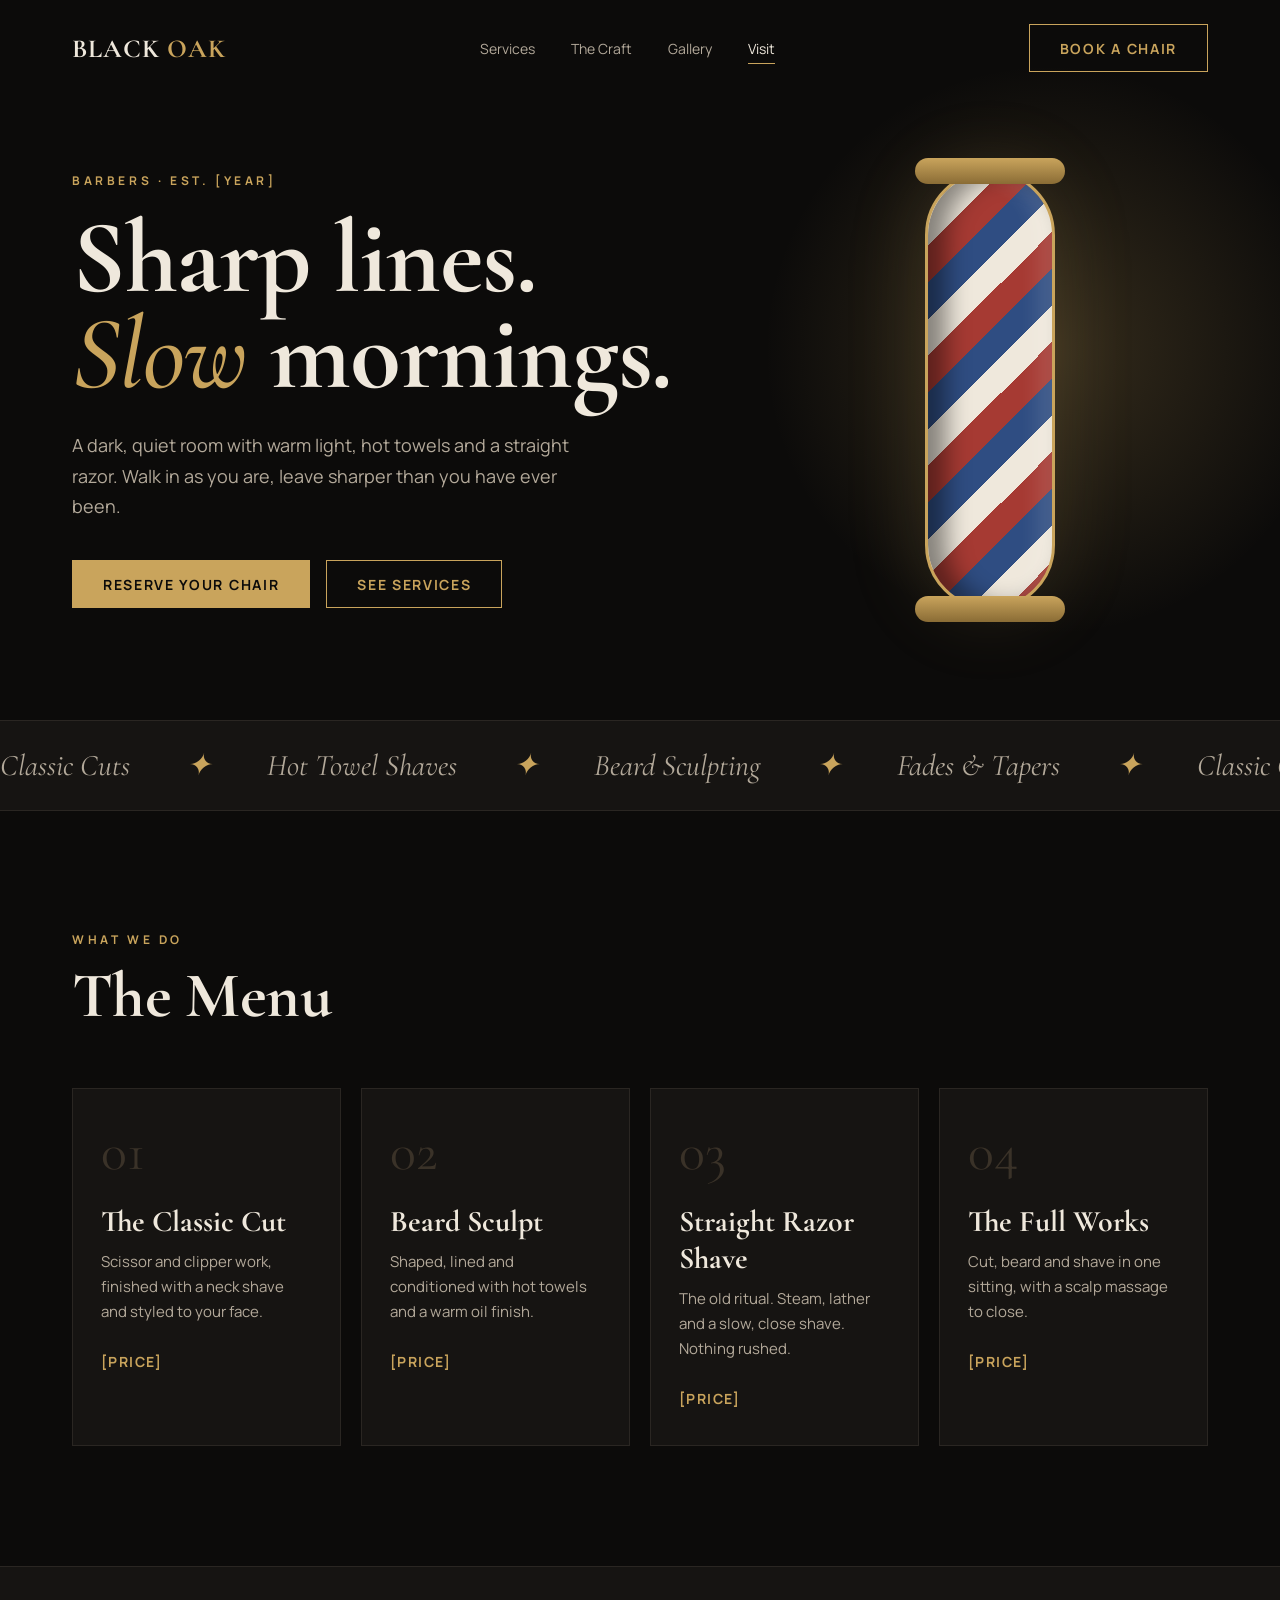
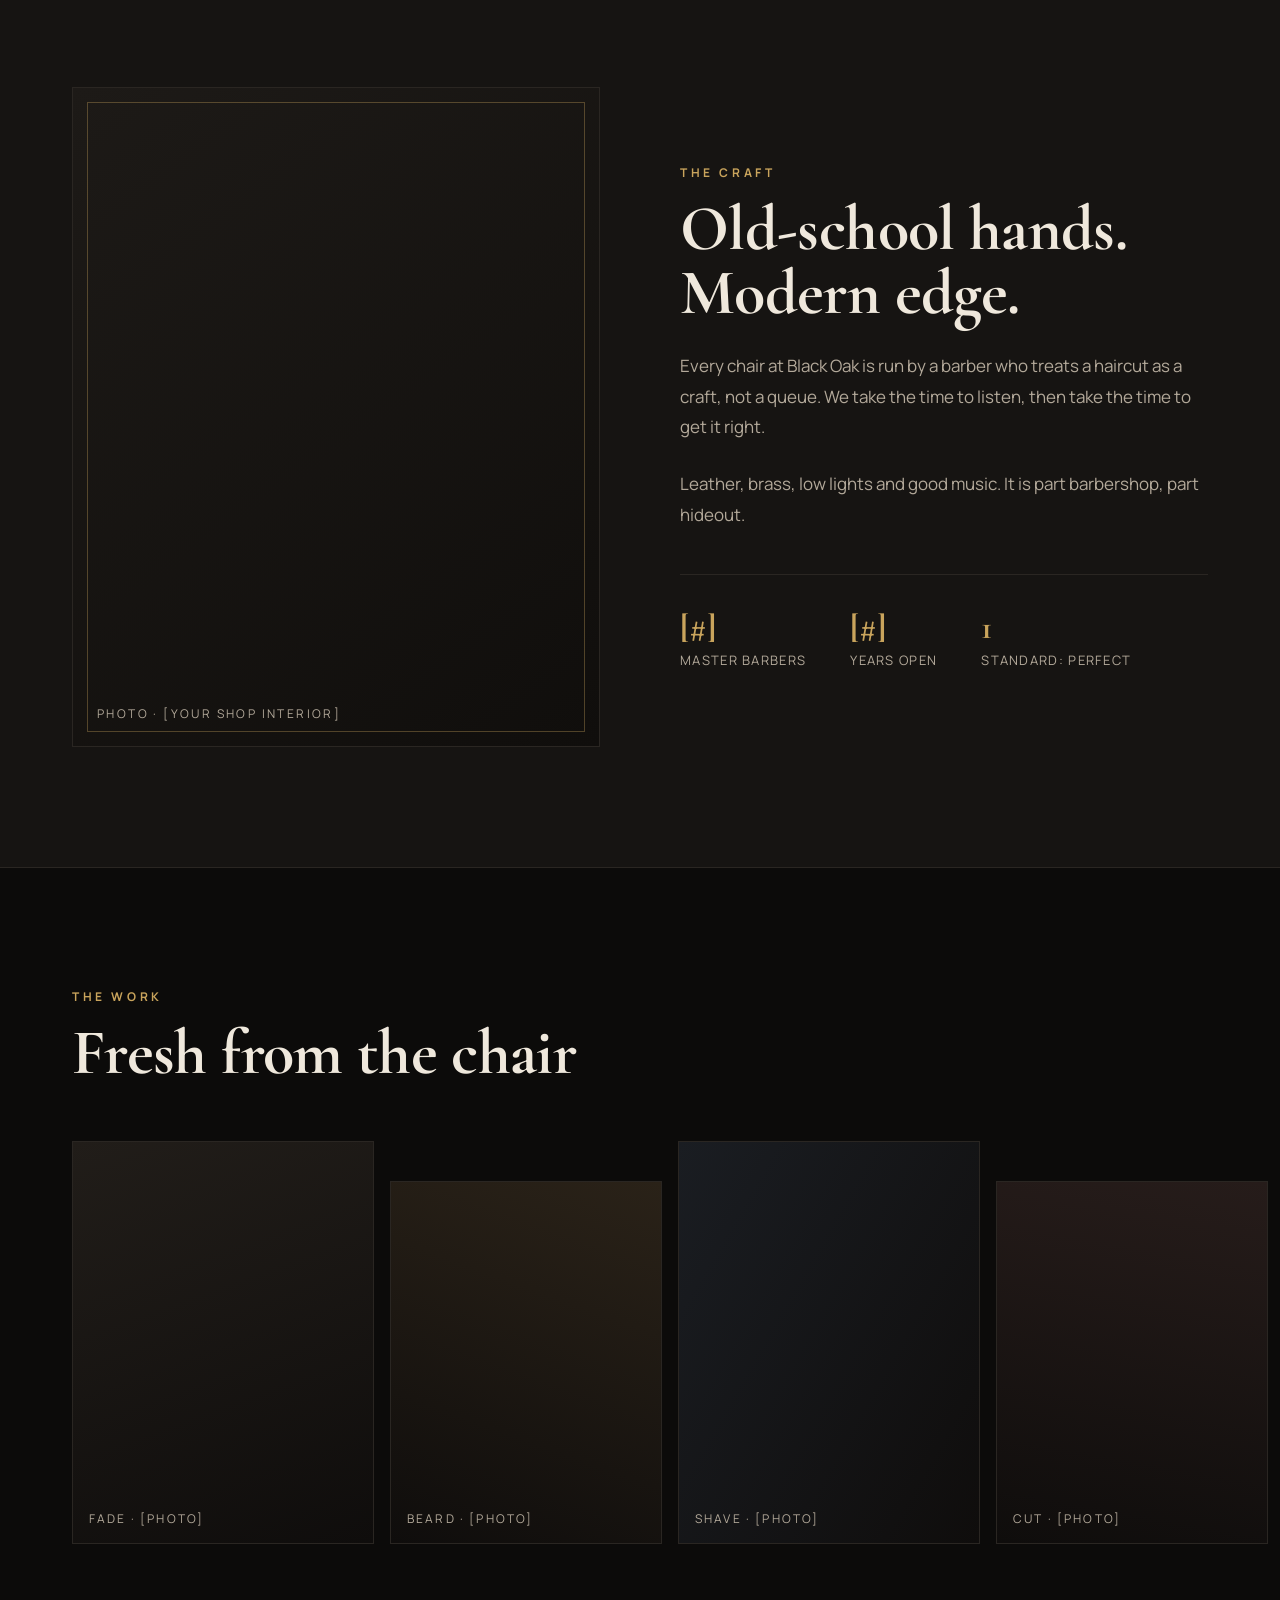
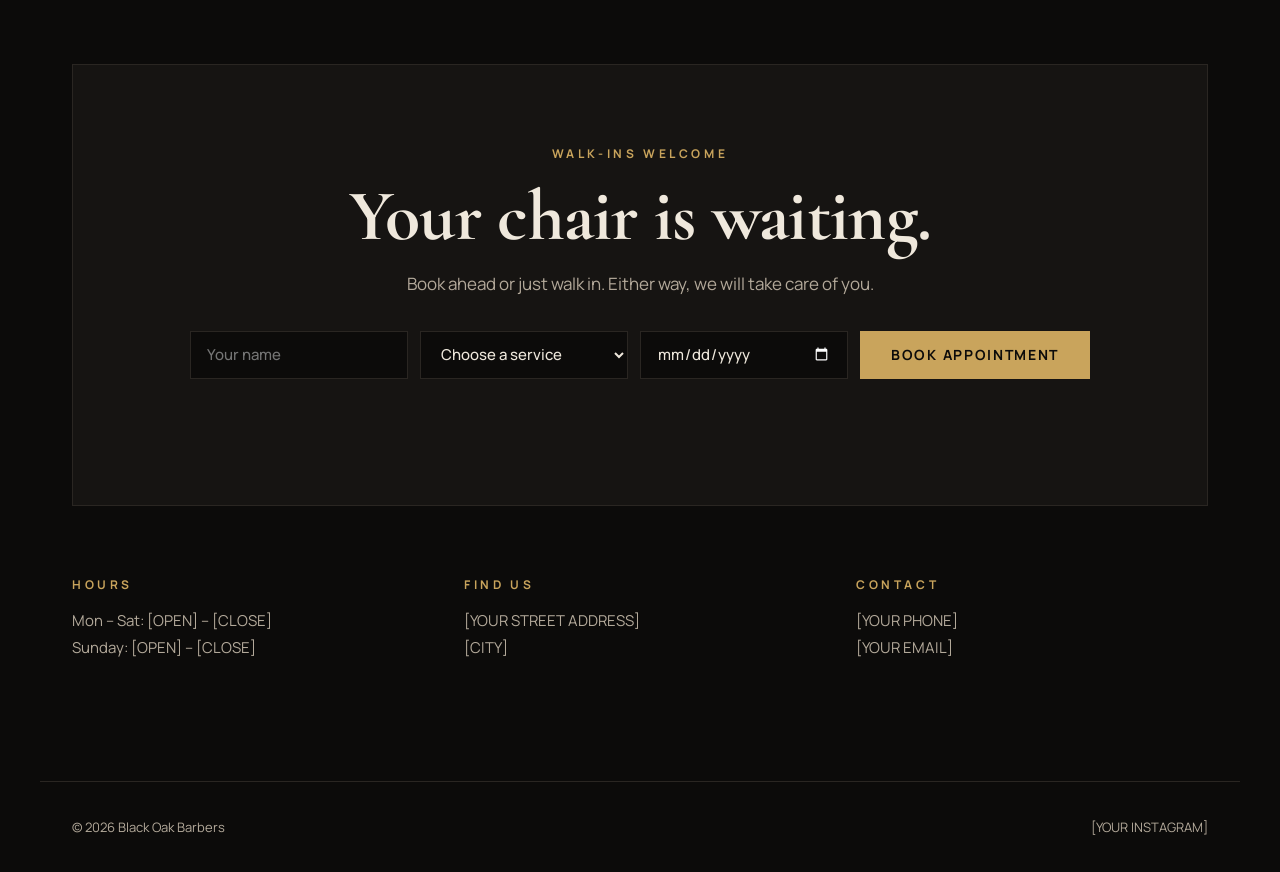
<file: index.html>
<!DOCTYPE html>
<html lang="en">
<head>
<meta charset="UTF-8">
<meta name="viewport" content="width=device-width, initial-scale=1">
<title>Black Oak Barbers</title>
<link rel="preconnect" href="https://fonts.googleapis.com">
<link href="https://fonts.googleapis.com/css2?family=Cormorant+Garamond:ital,wght@0,500;0,700;1,500&family=Manrope:wght@400;500;700&display=swap" rel="stylesheet">
<link rel="stylesheet" href="landing.css">
</head>
<body>

<header class="header" id="header">
  <div class="wrap nav">
    <a class="logo" href="#top">BLACK <b>OAK</b></a>
    <nav class="links" id="links">
      <a href="#services">Services</a>
      <a href="#craft">The Craft</a>
      <a href="#gallery">Gallery</a>
      <a href="#book">Visit</a>
    </nav>
    <a class="btn ghost nav-cta" href="#book">Book a Chair</a>
    <button class="burger" id="burger" aria-label="Toggle menu" aria-expanded="false"><span></span><span></span></button>
  </div>
</header>

<main id="top">
  <section class="wrap hero">
    <div class="glow"></div>
    <div class="hero-text">
      <div class="eyebrow up" style="animation-delay:.15s">Barbers · Est. [YEAR]</div>
      <h1 class="disp up" style="animation-delay:.3s">Sharp lines.<br><i>Slow</i> mornings.</h1>
      <p class="up" style="animation-delay:.5s">A dark, quiet room with warm light, hot towels and a straight razor. Walk in as you are, leave sharper than you have ever been.</p>
      <div class="cta-row up" style="animation-delay:.7s">
        <a class="btn pulse" href="#book">Reserve Your Chair</a>
        <a class="btn ghost" href="#services">See Services</a>
      </div>
    </div>
    <div class="polebox up" style="animation-delay:.5s">
      <div class="cap" style="top:-12px"></div>
      <div class="pole"></div>
      <div class="cap" style="bottom:-12px"></div>
    </div>
  </section>

  <div class="mq"><div class="mt">
    <span>Classic Cuts</span><span>✦</span><span>Hot Towel Shaves</span><span>✦</span><span>Beard Sculpting</span><span>✦</span><span>Fades &amp; Tapers</span><span>✦</span>
    <span>Classic Cuts</span><span>✦</span><span>Hot Towel Shaves</span><span>✦</span><span>Beard Sculpting</span><span>✦</span><span>Fades &amp; Tapers</span><span>✦</span>
  </div></div>

  <section class="wrap sec" id="services">
    <div class="rv"><div class="eyebrow">What we do</div><h2 class="disp">The Menu</h2></div>
    <div class="cards">
      <article class="card rv"><div class="n">01</div><h3>The Classic Cut</h3><p>Scissor and clipper work, finished with a neck shave and styled to your face.</p><span class="pr">[PRICE]</span></article>
      <article class="card rv"><div class="n">02</div><h3>Beard Sculpt</h3><p>Shaped, lined and conditioned with hot towels and a warm oil finish.</p><span class="pr">[PRICE]</span></article>
      <article class="card rv"><div class="n">03</div><h3>Straight Razor Shave</h3><p>The old ritual. Steam, lather and a slow, close shave. Nothing rushed.</p><span class="pr">[PRICE]</span></article>
      <article class="card rv"><div class="n">04</div><h3>The Full Works</h3><p>Cut, beard and shave in one sitting, with a scalp massage to close.</p><span class="pr">[PRICE]</span></article>
    </div>
  </section>

  <section class="band">
    <div class="wrap sec split" id="craft">
      <div class="frame rv">Photo · [YOUR SHOP INTERIOR]</div>
      <div class="copy rv">
        <div class="eyebrow">The craft</div>
        <h2 class="disp">Old-school hands.<br>Modern edge.</h2>
        <p>Every chair at Black Oak is run by a barber who treats a haircut as a craft, not a queue. We take the time to listen, then take the time to get it right.</p>
        <p>Leather, brass, low lights and good music. It is part barbershop, part hideout.</p>
        <div class="stat">
          <div><b>[#]</b><span>Master barbers</span></div>
          <div><b>[#]</b><span>Years open</span></div>
          <div><b>1</b><span>Standard: perfect</span></div>
        </div>
      </div>
    </div>
  </section>

  <section class="wrap sec" id="gallery">
    <div class="rv"><div class="eyebrow">The work</div><h2 class="disp">Fresh from the chair</h2></div>
    <div class="gal">
      <div class="tile rv">Fade · [PHOTO]</div>
      <div class="tile rv">Beard · [PHOTO]</div>
      <div class="tile rv">Shave · [PHOTO]</div>
      <div class="tile rv">Cut · [PHOTO]</div>
    </div>
  </section>

  <section class="wrap book-sec" id="book">
    <div class="book rv">
      <div class="eyebrow">Walk-ins welcome</div>
      <h2 class="disp">Your chair is waiting.</h2>
      <p>Book ahead or just walk in. Either way, we will take care of you.</p>
      <form class="form" id="bookForm" novalidate>
        <input type="text" id="name" placeholder="Your name" aria-label="Your name" required>
        <select id="service" aria-label="Service" required>
          <option value="">Choose a service</option>
          <option>The Classic Cut</option>
          <option>Beard Sculpt</option>
          <option>Straight Razor Shave</option>
          <option>The Full Works</option>
        </select>
        <input type="date" id="date" aria-label="Preferred date" required>
        <button class="btn pulse" type="submit">Book Appointment</button>
      </form>
      <p class="msg" id="msg" role="status"></p>
    </div>
    <div class="info">
      <div><h4>Hours</h4><p>Mon – Sat: [OPEN] – [CLOSE]<br>Sunday: [OPEN] – [CLOSE]</p></div>
      <div><h4>Find us</h4><p>[YOUR STREET ADDRESS]<br>[CITY]</p></div>
      <div><h4>Contact</h4><p>[YOUR PHONE]<br>[YOUR EMAIL]</p></div>
    </div>
  </section>
</main>

<footer class="wrap foot"><span>© <span id="year"></span> Black Oak Barbers</span><span>[YOUR INSTAGRAM]</span></footer>

<script src="landing.js"></script>
</body>
</html>
</file>
<file: landing.css>
/* ==========================================================================
   BLACK OAK BARBERS — style.css
   --------------------------------------------------------------------------
   TABLE OF CONTENTS
   01. Design tokens (variables)
   02. Base / reset
   03. Layout helpers
   04. Typography helpers
   05. Buttons
   06. Header & navigation
   07. Hero
   08. Marquee strip
   09. Services (cards)
   10. The craft (about)
   11. Gallery
   12. Booking (CTA, form, info)
   13. Footer
   14. Scroll-reveal (works with script.js)
   15. Keyframe animations
   16. Reduced motion
   17. Responsive (tablet, then phone)
   ========================================================================== */


/* 01. DESIGN TOKENS
   ========================================================================== */
:root {
  --gold:  #c9a45c;   /* accent */
  --ink:   #0c0b0a;   /* page background */
  --panel: #161412;   /* raised surfaces */
  --line:  #2a2622;   /* borders */
  --txt:   #efe8dc;   /* main text */
  --mut:   #b3a99a;   /* muted text */

  --font-display: 'Cormorant Garamond', serif;
  --font-body:    'Manrope', sans-serif;
}


/* 02. BASE / RESET
   ========================================================================== */
*,
*::before,
*::after {
  box-sizing: border-box;
}

html {
  scroll-behavior: smooth;
  scroll-padding-top: 80px;      /* keeps anchors clear of the fixed header */
}

body {
  margin: 0;
  background: var(--ink);
  color: var(--txt);
  font-family: var(--font-body);
  overflow-x: hidden;
}

a {
  color: inherit;
  text-decoration: none;
}


/* 03. LAYOUT HELPERS
   ========================================================================== */
.wrap {
  max-width: 1200px;
  margin: 0 auto;
  padding: 0 32px;
}

.sec {
  padding-top: 120px;
  padding-bottom: 120px;
}

.sec h2 {
  font-size: 64px;
  line-height: 1;
  margin: 16px 0 0;
}


/* 04. TYPOGRAPHY HELPERS
   ========================================================================== */
.disp {
  font-family: var(--font-display);
  font-weight: 700;
  letter-spacing: -0.01em;
  margin: 0;
}

.eyebrow {
  font-size: 12px;
  font-weight: 700;
  letter-spacing: 0.3em;
  text-transform: uppercase;
  color: var(--gold);
}

.pr {                             /* price tag */
  font-size: 14px;
  font-weight: 700;
  letter-spacing: 0.1em;
  color: var(--gold);
}


/* 05. BUTTONS
   ========================================================================== */
.btn {
  display: inline-flex;
  align-items: center;
  justify-content: center;
  min-height: 48px;
  padding: 0 30px;
  border: 1px solid var(--gold);
  background: var(--gold);
  color: var(--ink);
  font: 700 14px var(--font-body);
  letter-spacing: 0.12em;
  text-transform: uppercase;
  cursor: pointer;
  transition: transform 0.3s, box-shadow 0.3s, background 0.3s, color 0.3s;
}

.btn:hover {
  transform: translateY(-3px);
  box-shadow: 0 12px 30px rgba(201, 164, 92, 0.28);
}

.btn.ghost {
  background: transparent;
  color: var(--gold);
}

.btn.ghost:hover {
  background: var(--gold);
  color: var(--ink);
}

.pulse {
  animation: pulse 2.8s ease-in-out infinite;
}


/* 06. HEADER & NAVIGATION
   ========================================================================== */
.header {
  position: fixed;
  inset: 0 0 auto;
  z-index: 50;
  border-bottom: 1px solid transparent;
  transition: background 0.4s, border-color 0.4s;
}

.header.scrolled {                /* class toggled by script.js */
  background: rgba(12, 11, 10, 0.88);
  backdrop-filter: blur(10px);
  border-color: var(--line);
}

.nav {
  display: flex;
  align-items: center;
  justify-content: space-between;
  padding-top: 24px;
  padding-bottom: 24px;
  transition: padding 0.4s;
}

.header.scrolled .nav {
  padding-top: 14px;
  padding-bottom: 14px;
}

.logo {
  font-family: var(--font-display);
  font-size: 26px;
  font-weight: 700;
  letter-spacing: 0.04em;
}

.logo b {
  color: var(--gold);
}

/* Nav links */
.links {
  display: flex;
  gap: 36px;
  font-size: 14px;
  color: var(--mut);
}

.links a {
  position: relative;
  padding: 6px 0;
  transition: color 0.3s;
}

.links a::after {                 /* animated underline */
  content: "";
  position: absolute;
  left: 0;
  bottom: 0;
  width: 0;
  height: 1px;
  background: var(--gold);
  transition: width 0.35s;
}

.links a:hover,
.links a.active {
  color: var(--txt);
}

.links a:hover::after,
.links a.active::after {
  width: 100%;
}

/* Hamburger (mobile only, shown in section 17) */
.burger {
  display: none;
  position: relative;
  width: 44px;
  height: 44px;
  background: none;
  border: 0;
  cursor: pointer;
}

.burger span {
  position: absolute;
  left: 10px;
  right: 10px;
  height: 2px;
  background: var(--txt);
  transition: transform 0.3s, top 0.3s;
}

.burger span:first-child { top: 16px; }
.burger span:last-child  { top: 26px; }

.burger.open span:first-child {
  top: 21px;
  transform: rotate(45deg);
}

.burger.open span:last-child {
  top: 21px;
  transform: rotate(-45deg);
}


/* 07. HERO
   ========================================================================== */
.hero {
  position: relative;
  display: grid;
  grid-template-columns: 1.2fr 0.8fr;
  gap: 48px;
  align-items: center;
  padding-top: 170px;
  padding-bottom: 110px;
}

.glow {                           /* soft breathing light behind the pole */
  position: absolute;
  top: 40px;
  right: -120px;
  width: 620px;
  height: 620px;
  border-radius: 50%;
  background: radial-gradient(circle, rgba(201, 164, 92, 0.22), transparent 65%);
  animation: breathe 7s ease-in-out infinite;
  pointer-events: none;
}

.hero-text {
  position: relative;
}

.hero h1 {
  font-size: 104px;
  line-height: 0.92;
  margin: 22px 0 28px;
}

.hero h1 i {
  font-weight: 500;
  color: var(--gold);
}

.hero p {
  max-width: 500px;
  margin: 0 0 38px;
  font-size: 18px;
  line-height: 1.7;
  color: var(--mut);
}

.cta-row {
  display: flex;
  flex-wrap: wrap;
  gap: 16px;
}

.up {                             /* entrance animation, staggered inline */
  animation: up 1s cubic-bezier(0.2, 0.7, 0.2, 1) both;
}

/* Barber pole */
.polebox {
  position: relative;
  display: flex;
  justify-content: center;
}

.pole {
  width: 130px;
  height: 440px;
  border: 3px solid var(--gold);
  border-radius: 65px;
  background: repeating-linear-gradient(
    -45deg,
    #a63a33 0 26px,
    #efe8dc 26px 52px,
    #2f4d82 52px 78px
  );
  background-size: 110px 110px;
  box-shadow:
    inset 18px 0 24px rgba(0, 0, 0, 0.45),
    inset -14px 0 20px rgba(255, 255, 255, 0.12),
    0 0 80px rgba(201, 164, 92, 0.18);
  animation: spin 3.2s linear infinite;
}

.cap {
  position: absolute;
  left: 50%;
  width: 150px;
  height: 26px;
  margin-left: -75px;
  border-radius: 13px;
  background: linear-gradient(var(--gold), #8a6c35);
}


/* 08. MARQUEE STRIP
   ========================================================================== */
.mq {
  overflow: hidden;
  white-space: nowrap;
  background: var(--panel);
  border-top: 1px solid var(--line);
  border-bottom: 1px solid var(--line);
}

.mt {
  display: inline-flex;
  gap: 56px;
  padding: 26px 0;
  font-family: var(--font-display);
  font-size: 30px;
  font-style: italic;
  color: var(--mut);
  animation: marq 28s linear infinite;
}

.mt span:nth-child(even) {
  color: var(--gold);
}

.mq:hover .mt {
  animation-play-state: paused;
}


/* 09. SERVICES (CARDS)
   ========================================================================== */
.cards {
  display: grid;
  grid-template-columns: repeat(4, 1fr);
  gap: 20px;
  margin-top: 60px;
}

.card {
  position: relative;
  overflow: hidden;
  padding: 36px 28px;
  background: var(--panel);
  border: 1px solid var(--line);
  transition: transform 0.45s, border-color 0.45s, opacity 0.8s;
}

.card::before {                   /* gold line that draws in on hover */
  content: "";
  position: absolute;
  top: 0;
  left: 0;
  width: 100%;
  height: 2px;
  background: var(--gold);
  transform: scaleX(0);
  transform-origin: left;
  transition: transform 0.5s;
}

.card:hover {
  transform: translateY(-10px);
  border-color: #4a3f2c;
}

.card:hover::before {
  transform: scaleX(1);
}

.card .n {
  font-family: var(--font-display);
  font-size: 54px;
  line-height: 1;
  color: #3a3228;
}

.card h3 {
  margin: 24px 0 10px;
  font-family: var(--font-display);
  font-size: 30px;
}

.card p {
  margin: 0 0 26px;
  font-size: 15px;
  line-height: 1.65;
  color: var(--mut);
}


/* 10. THE CRAFT (ABOUT)
   ========================================================================== */
.band {
  background: var(--panel);
  border-top: 1px solid var(--line);
  border-bottom: 1px solid var(--line);
}

.split {
  display: grid;
  grid-template-columns: 1fr 1fr;
  gap: 80px;
  align-items: center;
}

.frame {                          /* photo placeholder */
  position: relative;
  display: flex;
  align-items: flex-end;
  aspect-ratio: 4 / 5;
  padding: 24px;
  background: linear-gradient(145deg, #1d1a17, #100e0c);
  border: 1px solid var(--line);
  font-size: 12px;
  letter-spacing: 0.2em;
  text-transform: uppercase;
  color: var(--mut);
}

.frame::after {                   /* inner gold outline */
  content: "";
  position: absolute;
  inset: 14px;
  border: 1px solid rgba(201, 164, 92, 0.35);
  pointer-events: none;
}

.copy h2 {
  font-size: 64px;
  line-height: 1;
  margin-top: 16px;
}

.copy p {
  margin: 26px 0 0;
  font-size: 17px;
  line-height: 1.8;
  color: var(--mut);
}

.stat {
  display: flex;
  gap: 44px;
  margin-top: 44px;
  padding-top: 32px;
  border-top: 1px solid var(--line);
}

.stat b {
  display: block;
  font-family: var(--font-display);
  font-size: 34px;
  color: var(--gold);
}

.stat span {
  font-size: 13px;
  letter-spacing: 0.1em;
  text-transform: uppercase;
  color: var(--mut);
}


/* 11. GALLERY
   ========================================================================== */
.gal {
  display: grid;
  grid-template-columns: repeat(4, 1fr);
  gap: 16px;
  margin-top: 56px;
}

.tile {
  display: flex;
  align-items: flex-end;
  aspect-ratio: 3 / 4;
  padding: 16px;
  background: linear-gradient(160deg, #211d19, #0f0d0c);
  border: 1px solid var(--line);
  font-size: 12px;
  letter-spacing: 0.18em;
  text-transform: uppercase;
  color: var(--mut);
  transition: transform 0.5s, filter 0.5s, opacity 0.8s;
}

/* staggered heights + varied tints */
.tile:nth-child(2) { margin-top: 40px; background: linear-gradient(200deg, #2a2218, #0f0d0c); }
.tile:nth-child(3) {                   background: linear-gradient(120deg, #1a1d22, #0f0d0c); }
.tile:nth-child(4) { margin-top: 40px; background: linear-gradient(190deg, #261c1a, #0f0d0c); }

.tile:hover {
  transform: scale(1.04) rotate(-1deg);
  filter: brightness(1.3);
}


/* 12. BOOKING (CTA, FORM, INFO)
   ========================================================================== */
.book-sec {
  padding-bottom: 120px;
}

.book {
  position: relative;
  overflow: hidden;
  padding: 80px 60px;
  text-align: center;
  background: var(--panel);
  border: 1px solid var(--line);
}

.book > * {
  position: relative;               /* keeps content above the light sweep */
}

.book::before {                     /* moving light sweep */
  content: "";
  position: absolute;
  top: 0;
  left: -40%;
  width: 40%;
  height: 100%;
  background: linear-gradient(100deg, transparent, rgba(201, 164, 92, 0.1), transparent);
  animation: sweep 6s ease-in-out infinite;
}

.book h2 {
  margin: 18px 0 20px;
  font-size: 72px;
  line-height: 1;
}

.book p {
  margin: 0 0 36px;
  font-size: 17px;
  color: var(--mut);
}

/* Form */
.form {
  display: grid;
  grid-template-columns: repeat(3, 1fr) auto;
  gap: 12px;
  max-width: 900px;
  margin: 0 auto;
}

.form input,
.form select {
  min-height: 48px;
  padding: 0 16px;
  background: var(--ink);
  border: 1px solid var(--line);
  color: var(--txt);
  color-scheme: dark;
  font: 500 15px var(--font-body);
  transition: border-color 0.3s;
}

.form input:focus,
.form select:focus {
  outline: none;
  border-color: var(--gold);
}

.form .bad {                        /* added by script.js on invalid fields */
  border-color: #c0564d;
}

.book p.msg {                       /* form feedback message */
  min-height: 24px;
  margin: 22px 0 0;
  font-size: 16px;
  color: var(--gold);
}

/* Hours / address / contact */
.info {
  display: grid;
  grid-template-columns: repeat(3, 1fr);
  gap: 40px;
  margin-top: 70px;
}

.info h4 {
  margin: 0 0 14px;
  font-size: 12px;
  letter-spacing: 0.3em;
  text-transform: uppercase;
  color: var(--gold);
}

.info p {
  margin: 0;
  font-size: 15px;
  line-height: 1.8;
  color: var(--mut);
}


/* 13. FOOTER
   ========================================================================== */
.foot {
  display: flex;
  flex-wrap: wrap;
  justify-content: space-between;
  gap: 20px;
  padding-top: 36px;
  padding-bottom: 36px;
  border-top: 1px solid var(--line);
  font-size: 13px;
  color: var(--mut);
}


/* 14. SCROLL-REVEAL  (the .js and .in classes are added by script.js)
   ========================================================================== */
.js .rv {
  opacity: 0;
  transform: translateY(40px);
  transition:
    opacity 0.9s cubic-bezier(0.2, 0.7, 0.2, 1),
    transform 0.9s cubic-bezier(0.2, 0.7, 0.2, 1);
}

.js .rv.in {
  opacity: 1;
  transform: none;
}

.js .card.rv.in:hover {
  transform: translateY(-10px);
}


/* 15. KEYFRAME ANIMATIONS
   ========================================================================== */
@keyframes up {
  from { opacity: 0; transform: translateY(40px); }
  to   { opacity: 1; transform: none; }
}

@keyframes spin {                   /* barber pole stripes */
  to { background-position: 0 110px; }
}

@keyframes marq {
  to { transform: translateX(-50%); }
}

@keyframes breathe {
  0%, 100% { opacity: 0.6; transform: scale(1); }
  50%      { opacity: 1;   transform: scale(1.12); }
}

@keyframes pulse {
  0%, 100% { box-shadow: 0 0 0 0 rgba(201, 164, 92, 0.45); }
  60%      { box-shadow: 0 0 0 16px rgba(201, 164, 92, 0); }
}

@keyframes sweep {
  0%        { left: -40%; }
  60%, 100% { left: 140%; }
}


/* 16. REDUCED MOTION
   ========================================================================== */
@media (prefers-reduced-motion: reduce) {
  *,
  *::before,
  *::after {
    animation: none !important;
    transition: none !important;
  }

  .js .rv {
    opacity: 1;
    transform: none;
  }
}


/* 17. RESPONSIVE
   ========================================================================== */

/* Tablet and below */
@media (max-width: 900px) {
  /* header + mobile menu */
  .burger  { display: block; }
  .nav-cta { display: none; }

  .links {
    position: fixed;
    inset: 70px 0 auto;
    z-index: -1;
    flex-direction: column;
    gap: 0;
    padding: 12px 32px 24px;
    background: rgba(12, 11, 10, 0.97);
    border-bottom: 1px solid var(--line);
    transform: translateY(-130%);
    transition: transform 0.4s;
  }

  .links.open {
    transform: none;
  }

  .links a {
    padding: 16px 0;
    font-size: 16px;
  }

  /* layout */
  .hero,
  .split {
    grid-template-columns: 1fr;
    gap: 40px;
  }

  .hero    { padding-top: 130px; }
  .hero h1 { font-size: 64px; }
  .pole    { height: 320px; }

  .cards,
  .gal {
    grid-template-columns: 1fr 1fr;
  }

  .tile:nth-child(2),
  .tile:nth-child(4) {
    margin-top: 0;
  }

  .info { grid-template-columns: 1fr; }

  .sec h2,
  .book h2,
  .copy h2 {
    font-size: 44px;
  }

  .book { padding: 56px 24px; }
  .form { grid-template-columns: 1fr; }
}

/* Phone */
@media (max-width: 560px) {
  .wrap { padding: 0 20px; }

  .hero h1 { font-size: 52px; }

  .cards,
  .gal {
    grid-template-columns: 1fr;
  }

  .stat {
    flex-wrap: wrap;
    gap: 24px;
  }
}
</file>
